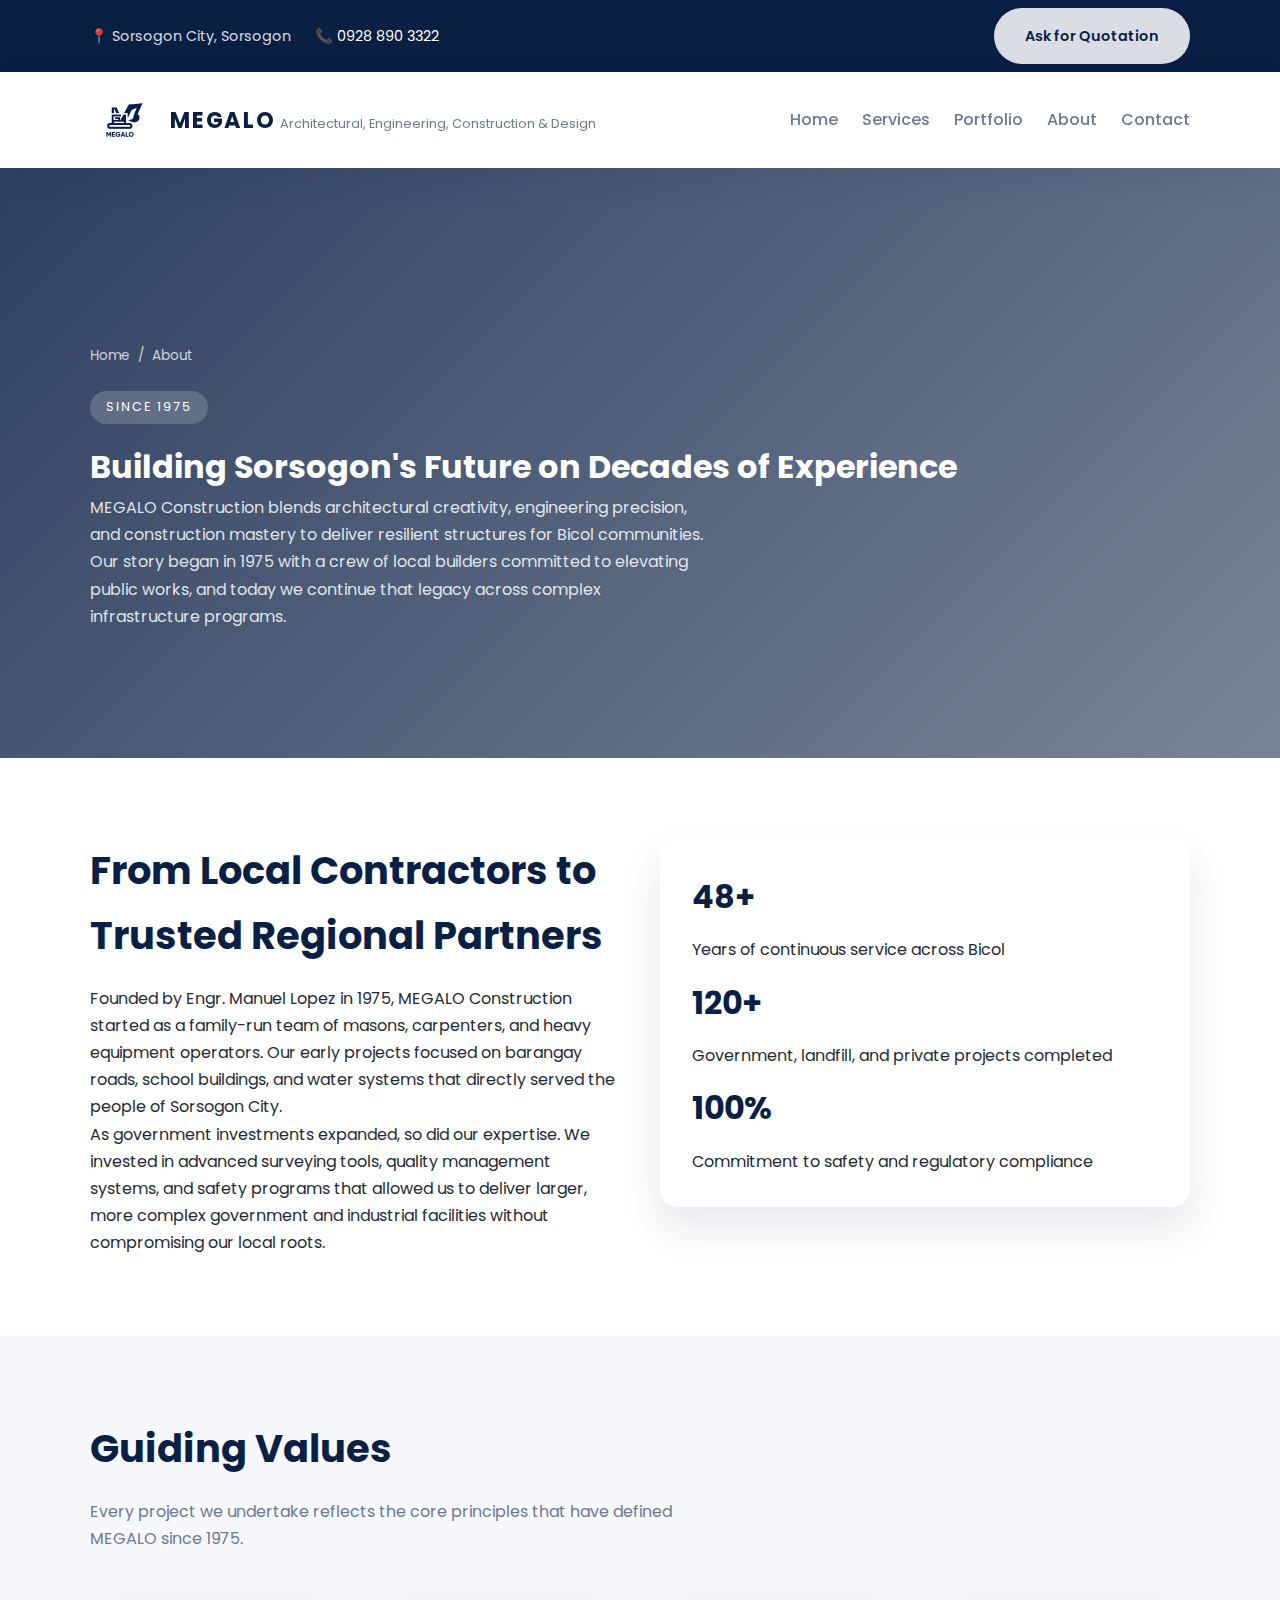
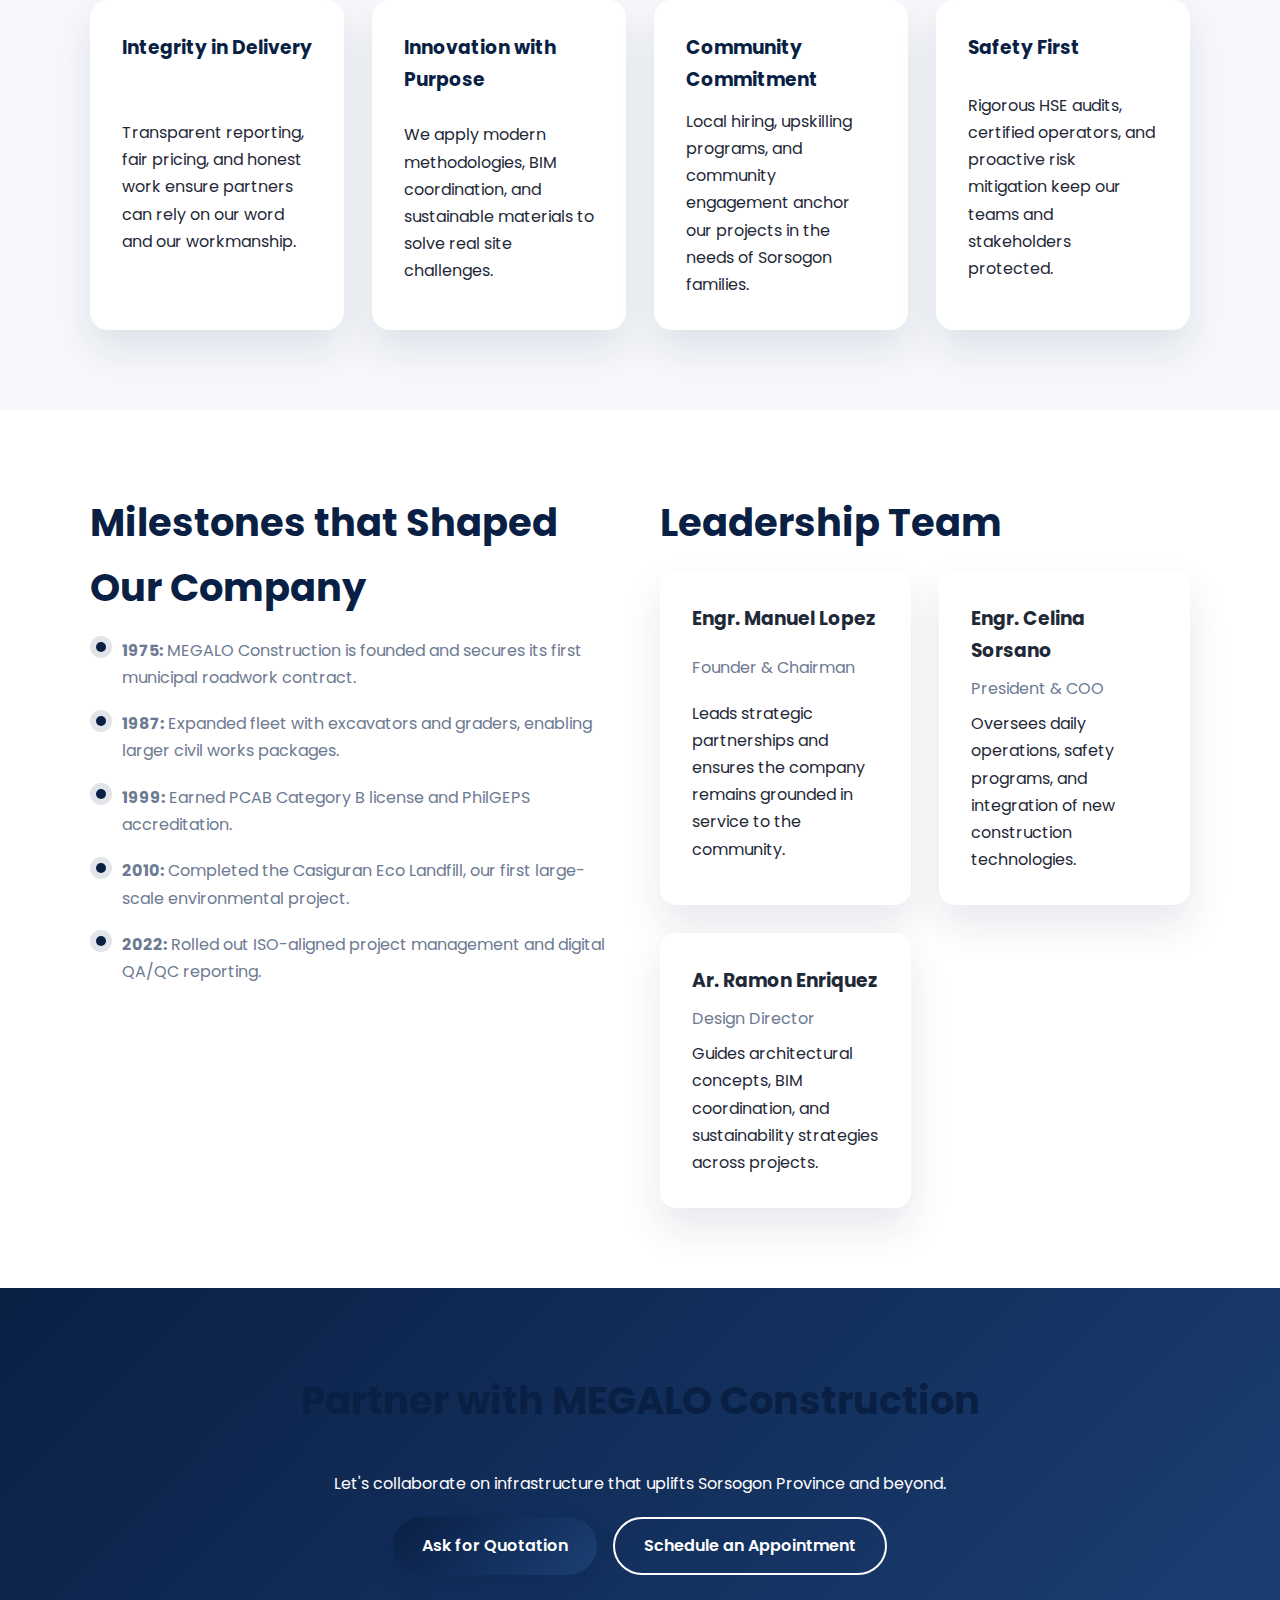
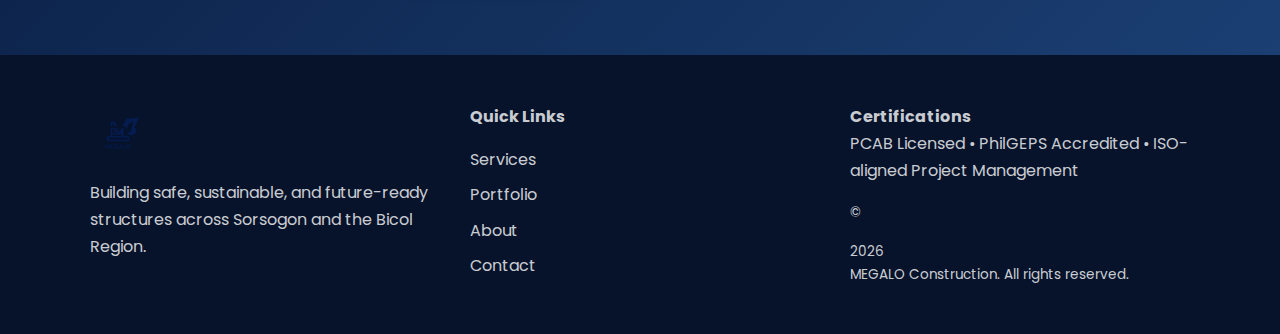
<file: about.html>
<!DOCTYPE html>
<html lang="en">
<head>
    <meta charset="UTF-8" />
    <meta name="viewport" content="width=device-width, initial-scale=1.0" />
    <meta name="description" content="Learn about MEGALO Construction, a Sorsogon City builder delivering government, landfill, and general construction projects since 1975." />
    <title>About MEGALO Construction | Builders Since 1975</title>
    <link rel="preconnect" href="https://fonts.googleapis.com" />
    <link rel="preconnect" href="https://fonts.gstatic.com" crossorigin />
    <link href="https://fonts.googleapis.com/css2?family=Poppins:wght@300;400;500;600;700&display=swap" rel="stylesheet" />
    <link rel="stylesheet" href="styles.css" />
</head>
<body>
    <header class="top-bar">
        <div class="container">
            <div class="top-bar__contact">
                <span>📍 Sorsogon City, Sorsogon</span>
                <a href="tel:09288903322">📞 0928 890 3322</a>
            </div>
            <div class="top-bar__cta">
                <a class="btn btn--light" href="contact.html">Ask for Quotation</a>
            </div>
        </div>
    </header>
    <nav class="nav">
        <div class="container nav__content">
            <div class="nav__brand">
                <img src="assets/megalo-logo.png" alt="MEGALO Construction logo" />
                <div>
                    <span class="nav__title">MEGALO</span>
                    <span class="nav__subtitle">Architectural, Engineering, Construction &amp; Design</span>
                </div>
            </div>
            <ul class="nav__links">
                <li><a href="index.html">Home</a></li>
                <li><a href="index.html#services">Services</a></li>
                <li><a href="portfolio.html">Portfolio</a></li>
                <li><a href="about.html">About</a></li>
                <li><a href="contact.html">Contact</a></li>
            </ul>
        </div>
    </nav>

    <section class="page-hero" style="background-image: url('https://images.unsplash.com/photo-1460472178825-e5240623afd5?auto=format&fit=crop&w=1600&q=80');">
        <div class="container page-hero__content">
            <nav class="breadcrumbs" aria-label="Breadcrumb">
                <a href="index.html">Home</a>
                <span>/</span>
                <span>About</span>
            </nav>
            <span class="page-hero__eyebrow">Since 1975</span>
            <h1>Building Sorsogon's Future on Decades of Experience</h1>
            <p>
                MEGALO Construction blends architectural creativity, engineering precision, and construction mastery to
                deliver resilient structures for Bicol communities. Our story began in 1975 with a crew of local builders committed
                to elevating public works, and today we continue that legacy across complex infrastructure programs.
            </p>
        </div>
    </section>

    <section class="section--white">
        <div class="container two-column">
            <div>
                <h2>From Local Contractors to Trusted Regional Partners</h2>
                <p>
                    Founded by Engr. Manuel Lopez in 1975, MEGALO Construction started as a family-run team of masons,
                    carpenters, and heavy equipment operators. Our early projects focused on barangay roads, school buildings,
                    and water systems that directly served the people of Sorsogon City.
                </p>
                <p>
                    As government investments expanded, so did our expertise. We invested in advanced surveying tools, quality
                    management systems, and safety programs that allowed us to deliver larger, more complex government and
                    industrial facilities without compromising our local roots.
                </p>
            </div>
            <div class="story__stat-card">
                <strong>48+</strong>
                <span>Years of continuous service across Bicol</span>
                <strong>120+</strong>
                <span>Government, landfill, and private projects completed</span>
                <strong>100%</strong>
                <span>Commitment to safety and regulatory compliance</span>
            </div>
        </div>
    </section>

    <section class="section--light">
        <div class="container">
            <h2>Guiding Values</h2>
            <p class="section-subtitle">Every project we undertake reflects the core principles that have defined MEGALO since 1975.</p>
            <div class="values-grid">
                <article class="value-card">
                    <h3>Integrity in Delivery</h3>
                    <p>Transparent reporting, fair pricing, and honest work ensure partners can rely on our word and our workmanship.</p>
                </article>
                <article class="value-card">
                    <h3>Innovation with Purpose</h3>
                    <p>We apply modern methodologies, BIM coordination, and sustainable materials to solve real site challenges.</p>
                </article>
                <article class="value-card">
                    <h3>Community Commitment</h3>
                    <p>Local hiring, upskilling programs, and community engagement anchor our projects in the needs of Sorsogon families.</p>
                </article>
                <article class="value-card">
                    <h3>Safety First</h3>
                    <p>Rigorous HSE audits, certified operators, and proactive risk mitigation keep our teams and stakeholders protected.</p>
                </article>
            </div>
        </div>
    </section>

    <section class="section--white">
        <div class="container two-column">
            <div>
                <h2>Milestones that Shaped Our Company</h2>
                <ol class="timeline">
                    <li><strong>1975:</strong> MEGALO Construction is founded and secures its first municipal roadwork contract.</li>
                    <li><strong>1987:</strong> Expanded fleet with excavators and graders, enabling larger civil works packages.</li>
                    <li><strong>1999:</strong> Earned PCAB Category B license and PhilGEPS accreditation.</li>
                    <li><strong>2010:</strong> Completed the Casiguran Eco Landfill, our first large-scale environmental project.</li>
                    <li><strong>2022:</strong> Rolled out ISO-aligned project management and digital QA/QC reporting.</li>
                </ol>
            </div>
            <div>
                <h2>Leadership Team</h2>
                <div class="team-grid">
                    <article class="team-card">
                        <h3>Engr. Manuel Lopez</h3>
                        <span>Founder &amp; Chairman</span>
                        <p>Leads strategic partnerships and ensures the company remains grounded in service to the community.</p>
                    </article>
                    <article class="team-card">
                        <h3>Engr. Celina Sorsano</h3>
                        <span>President &amp; COO</span>
                        <p>Oversees daily operations, safety programs, and integration of new construction technologies.</p>
                    </article>
                    <article class="team-card">
                        <h3>Ar. Ramon Enriquez</h3>
                        <span>Design Director</span>
                        <p>Guides architectural concepts, BIM coordination, and sustainability strategies across projects.</p>
                    </article>
                </div>
            </div>
        </div>
    </section>

    <section class="cta">
        <div class="container cta__content">
            <h2>Partner with MEGALO Construction</h2>
            <p>Let's collaborate on infrastructure that uplifts Sorsogon Province and beyond.</p>
            <div class="cta__actions">
                <a class="btn btn--primary" href="contact.html">Ask for Quotation</a>
                <a class="btn btn--outline" href="contact.html">Schedule an Appointment</a>
            </div>
        </div>
    </section>

    <footer class="footer">
        <div class="container footer__content">
            <div class="footer__brand">
                <img src="assets/megalo-logo.png" alt="MEGALO Construction" />
                <p>Building safe, sustainable, and future-ready structures across Sorsogon and the Bicol Region.</p>
            </div>
            <div class="footer__links">
                <h4>Quick Links</h4>
                <ul>
                    <li><a href="index.html#services">Services</a></li>
                    <li><a href="portfolio.html">Portfolio</a></li>
                    <li><a href="about.html">About</a></li>
                    <li><a href="contact.html">Contact</a></li>
                </ul>
            </div>
            <div class="footer__legal">
                <h4>Certifications</h4>
                <p>PCAB Licensed • PhilGEPS Accredited • ISO-aligned Project Management</p>
                <span>&copy; <span id="year"></span> MEGALO Construction. All rights reserved.</span>
            </div>
        </div>
    </footer>

    <script>
        document.getElementById('year').textContent = new Date().getFullYear();
    </script>
</body>
</html>
</file>
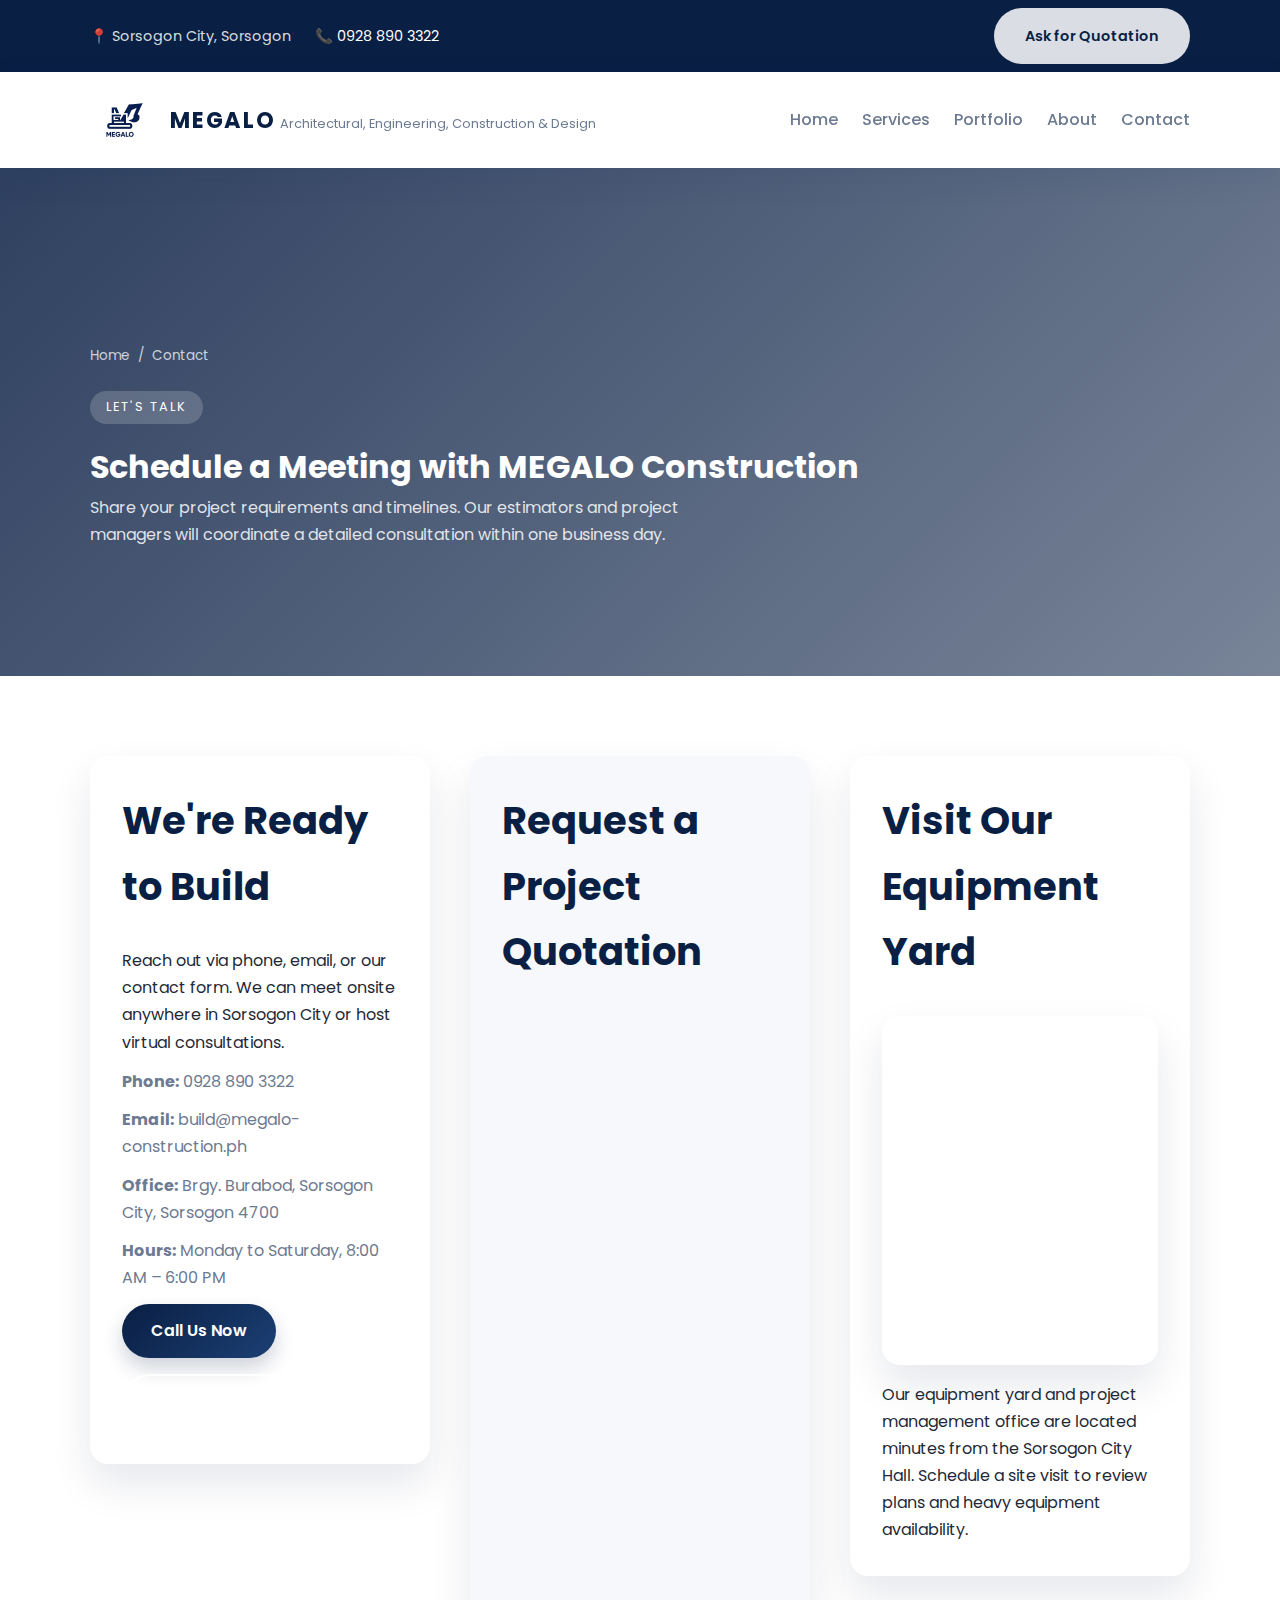
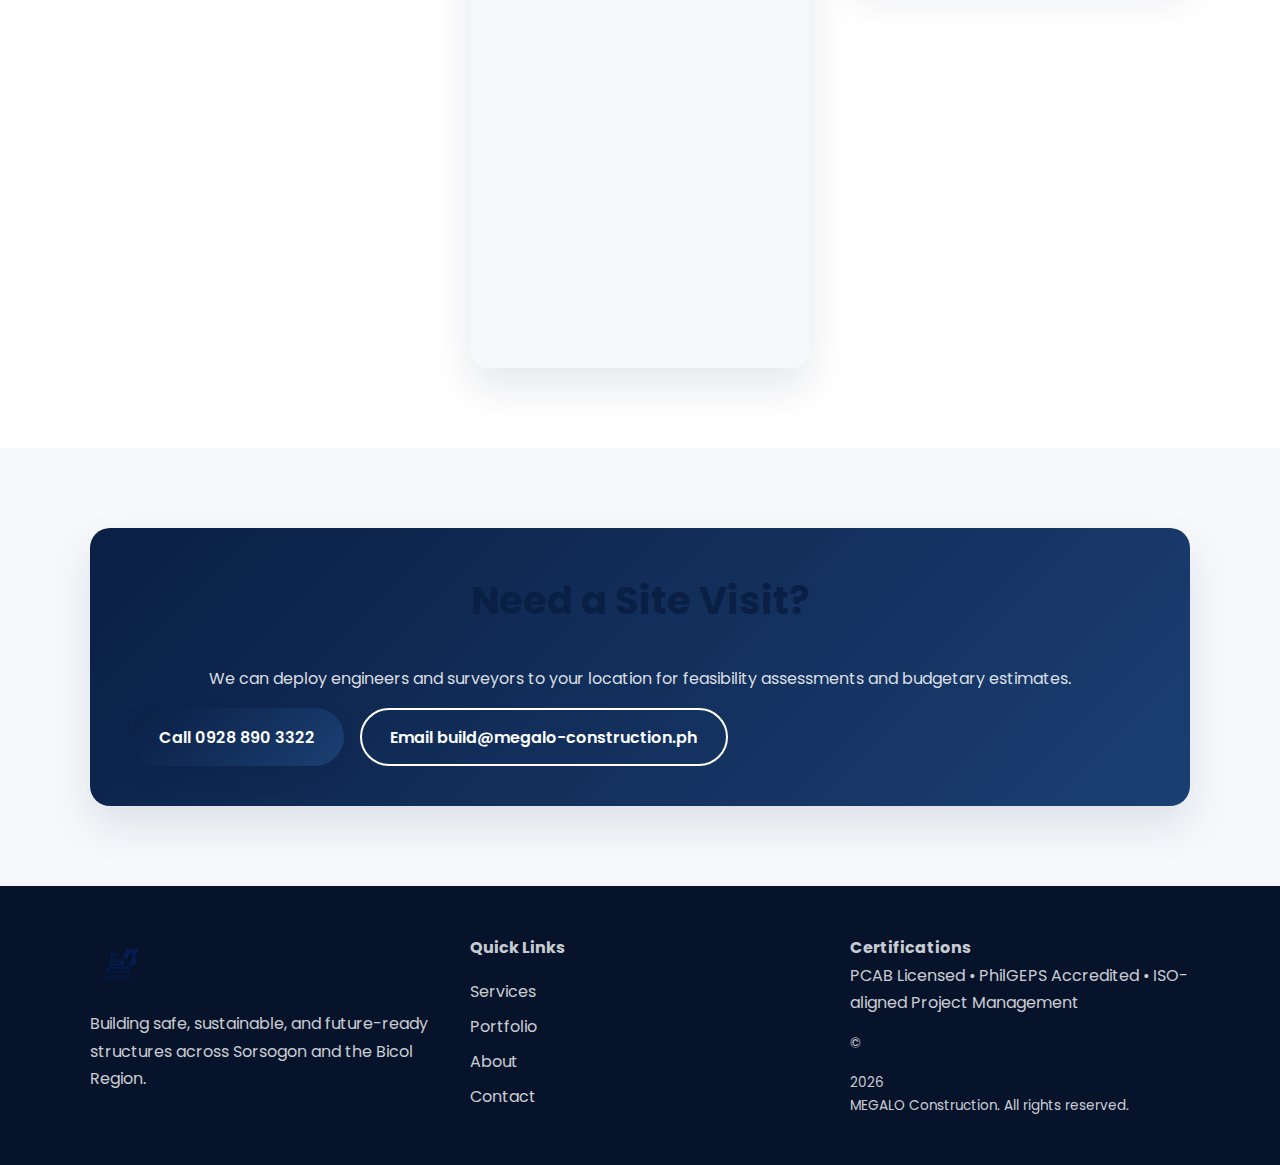
<file: contact.html>
<!DOCTYPE html>
<html lang="en">
<head>
    <meta charset="UTF-8" />
    <meta name="viewport" content="width=device-width, initial-scale=1.0" />
    <meta name="description" content="Connect with MEGALO Construction in Sorsogon City for quotations, site visits, and project consultations." />
    <title>Contact MEGALO Construction | Schedule a Consultation</title>
    <link rel="preconnect" href="https://fonts.googleapis.com" />
    <link rel="preconnect" href="https://fonts.gstatic.com" crossorigin />
    <link href="https://fonts.googleapis.com/css2?family=Poppins:wght@300;400;500;600;700&display=swap" rel="stylesheet" />
    <link rel="stylesheet" href="styles.css" />
</head>
<body>
    <header class="top-bar">
        <div class="container">
            <div class="top-bar__contact">
                <span>📍 Sorsogon City, Sorsogon</span>
                <a href="tel:09288903322">📞 0928 890 3322</a>
            </div>
            <div class="top-bar__cta">
                <a class="btn btn--light" href="contact.html">Ask for Quotation</a>
            </div>
        </div>
    </header>
    <nav class="nav">
        <div class="container nav__content">
            <div class="nav__brand">
                <img src="assets/megalo-logo.png" alt="MEGALO Construction logo" />
                <div>
                    <span class="nav__title">MEGALO</span>
                    <span class="nav__subtitle">Architectural, Engineering, Construction &amp; Design</span>
                </div>
            </div>
            <ul class="nav__links">
                <li><a href="index.html">Home</a></li>
                <li><a href="index.html#services">Services</a></li>
                <li><a href="portfolio.html">Portfolio</a></li>
                <li><a href="about.html">About</a></li>
                <li><a href="contact.html">Contact</a></li>
            </ul>
        </div>
    </nav>

    <section class="page-hero" style="background-image: url('https://images.unsplash.com/photo-1509391366360-2e959784a276?auto=format&fit=crop&w=1600&q=80');">
        <div class="container page-hero__content">
            <nav class="breadcrumbs" aria-label="Breadcrumb">
                <a href="index.html">Home</a>
                <span>/</span>
                <span>Contact</span>
            </nav>
            <span class="page-hero__eyebrow">Let's Talk</span>
            <h1>Schedule a Meeting with MEGALO Construction</h1>
            <p>
                Share your project requirements and timelines. Our estimators and project managers will coordinate a detailed
                consultation within one business day.
            </p>
        </div>
    </section>

    <section class="section--white">
        <div class="container contact-page__grid">
            <div class="contact-page__panel contact-page__cta">
                <h2>We're Ready to Build</h2>
                <p>Reach out via phone, email, or our contact form. We can meet onsite anywhere in Sorsogon City or host virtual consultations.</p>
                <ul>
                    <li><strong>Phone:</strong> <a href="tel:09288903322">0928 890 3322</a></li>
                    <li><strong>Email:</strong> <a href="mailto:build@megalo-construction.ph">build@megalo-construction.ph</a></li>
                    <li><strong>Office:</strong> Brgy. Burabod, Sorsogon City, Sorsogon 4700</li>
                    <li><strong>Hours:</strong> Monday to Saturday, 8:00 AM – 6:00 PM</li>
                </ul>
                <div class="cta__actions">
                    <a class="btn btn--primary" href="tel:09288903322">Call Us Now</a>
                    <a class="btn btn--outline" href="mailto:build@megalo-construction.ph">Email the Team</a>
                </div>
            </div>

<div class="contact__form contact-page__panel">
  <h2>Request a Project Quotation</h2>
  <iframe
    src="https://kofi-crm.netlify.app/forms/public.html?id=0f6919db-547b-43e3-bd86-a7965af5f9c5"
    width="100%"
    height="900"
    frameborder="0"
    style="border-radius: 12px; margin-top: 1rem;"
  ></iframe>
</div>

            <div class="contact-page__panel">
                <h2>Visit Our Equipment Yard</h2>
                <div class="map-frame">
                    <iframe src="https://www.google.com/maps/embed?pb=!1m18!1m12!1m3!1d62849.004901984766!2d123.975817!3d12.988459!2m3!1f0!2f0!3f0!3m2!1i1024!2i768!4f13.1!3m3!1m2!1s0x33a91c784fb8c2f3%3A0xb63db33f41a12c90!2sSorsogon%20City%2C%20Sorsogon!5e0!3m2!1sen!2sph!4v1700000000000!5m2!1sen!2sph" allowfullscreen="" loading="lazy" referrerpolicy="no-referrer-when-downgrade" title="MEGALO Construction location"></iframe>
                </div>
                <p>Our equipment yard and project management office are located minutes from the Sorsogon City Hall. Schedule a site visit to review plans and heavy equipment availability.</p>
            </div>
        </div>
    </section>

    <section class="section--light">
        <div class="container">
            <div class="page-cta">
                <h2>Need a Site Visit?</h2>
                <p>We can deploy engineers and surveyors to your location for feasibility assessments and budgetary estimates.</p>
                <div class="cta__actions">
                    <a class="btn btn--primary" href="tel:09288903322">Call 0928 890 3322</a>
                    <a class="btn btn--outline" href="mailto:build@megalo-construction.ph">Email build@megalo-construction.ph</a>
                </div>
            </div>
        </div>
    </section>

    <footer class="footer">
        <div class="container footer__content">
            <div class="footer__brand">
                <img src="assets/megalo-logo.png" alt="MEGALO Construction" />
                <p>Building safe, sustainable, and future-ready structures across Sorsogon and the Bicol Region.</p>
            </div>
            <div class="footer__links">
                <h4>Quick Links</h4>
                <ul>
                    <li><a href="index.html#services">Services</a></li>
                    <li><a href="portfolio.html">Portfolio</a></li>
                    <li><a href="about.html">About</a></li>
                    <li><a href="contact.html">Contact</a></li>
                </ul>
            </div>
            <div class="footer__legal">
                <h4>Certifications</h4>
                <p>PCAB Licensed • PhilGEPS Accredited • ISO-aligned Project Management</p>
                <span>&copy; <span id="year"></span> MEGALO Construction. All rights reserved.</span>
            </div>
        </div>
    </footer>

    <script>
        document.getElementById('year').textContent = new Date().getFullYear();
    </script>
</body>
</html>
</file>
<file: styles.css>
:root {
    --blue: #0a1f44;
    --blue-light: #1b3f73;
    --white: #ffffff;
    --gray-100: #f6f8fb;
    --gray-300: #cfd6e3;
    --gray-600: #6c7a92;
    --gray-900: #1f2937;
    --shadow-soft: 0 20px 40px rgba(10, 31, 68, 0.1);
    font-size: 16px;
}

* {
    box-sizing: border-box;
    margin: 0;
    padding: 0;
}

body {
    font-family: 'Poppins', sans-serif;
    color: var(--gray-900);
    background-color: var(--white);
    line-height: 1.7;
}

a {
    color: inherit;
    text-decoration: none;
}

a:hover {
    color: var(--blue-light);
}

img {
    max-width: 100%;
    display: block;
}

.container {
    width: min(1100px, 92vw);
    margin: 0 auto;
}

.btn {
    display: inline-flex;
    align-items: center;
    justify-content: center;
    padding: 0.85rem 1.8rem;
    border-radius: 999px;
    font-weight: 600;
    transition: transform 0.2s ease, box-shadow 0.2s ease, background-color 0.2s ease, color 0.2s ease;
}

.btn--primary {
    background: linear-gradient(135deg, var(--blue), var(--blue-light));
    color: var(--white);
    box-shadow: 0 10px 20px rgba(10, 31, 68, 0.2);
}

.btn--primary:hover {
    transform: translateY(-2px);
    box-shadow: 0 14px 28px rgba(10, 31, 68, 0.25);
}

.btn--outline {
    border: 2px solid var(--white);
    color: var(--white);
    background: transparent;
}

.btn--outline:hover {
    background: rgba(255, 255, 255, 0.12);
    transform: translateY(-2px);
}

.btn--light {
    background: rgba(255, 255, 255, 0.85);
    color: var(--blue);
    border: 2px solid transparent;
}

.btn--light:hover {
    border-color: rgba(255, 255, 255, 0.6);
}

header.top-bar {
    background: var(--blue);
    color: rgba(255, 255, 255, 0.85);
    font-size: 0.9rem;
}

.top-bar .container {
    display: flex;
    justify-content: space-between;
    align-items: center;
    padding: 0.5rem 0;
}

.top-bar__contact {
    display: flex;
    gap: 1.5rem;
    align-items: center;
}

.top-bar__contact a {
    color: var(--white);
}

.nav {
    background: var(--white);
    box-shadow: 0 10px 30px rgba(15, 45, 92, 0.08);
    position: sticky;
    top: 0;
    z-index: 10;
}

.nav__content {
    display: flex;
    align-items: center;
    justify-content: space-between;
    padding: 1rem 0;
}

.nav__brand {
    display: flex;
    align-items: center;
    gap: 1rem;
}

.nav__brand img {
    width: 64px;
    height: auto;
}

.nav__title {
    font-weight: 700;
    font-size: 1.4rem;
    letter-spacing: 0.08em;
    color: var(--blue);
}

.nav__subtitle {
    font-size: 0.8rem;
    color: var(--gray-600);
}

.nav__links {
    display: flex;
    gap: 1.5rem;
    list-style: none;
    font-weight: 500;
}

.nav__links a {
    color: var(--gray-600);
    transition: color 0.2s ease;
}

.nav__links a:hover {
    color: var(--blue);
}

.hero {
    position: relative;
    background-image: url('https://scontent.fmnl3-2.fna.fbcdn.net/v/t39.30808-6/468509310_562571733173651_7708003174817181313_n.jpg?_nc_cat=100&ccb=1-7&_nc_sid=127cfc&_nc_ohc=l3rb-Afa61cQ7kNvwGLFrMO&_nc_oc=AdmSJ6oL1FvV281Q3boiHo3q4cT0hyd_iJn-AUvOUOvxS3BK-o8B7uqVsrr12xoWn3Q&_nc_zt=23&_nc_ht=scontent.fmnl3-2.fna&_nc_gid=0_lauSMlzux1QH1XUhJYew&oh=00_Affk07b5mVJQ4_dJuoTd2ozbJzU6j63_ZSwXUsRGD6iYQw&oe=68FB0109');
    background-size: cover;
    background-position: center;
    color: var(--white);
    min-height: 80vh;
    display: flex;
    align-items: center;
}

.hero__overlay {
    position: absolute;
    inset: 0;
    background: linear-gradient(135deg, rgba(10, 31, 68, 0.85), rgba(10, 31, 68, 0.45));
}

.hero__content {
    position: relative;
    padding: 7rem 0 6rem;
    text-align: left;
}

.hero__badge {
    display: inline-block;
    background: rgba(255, 255, 255, 0.2);
    padding: 0.4rem 1.1rem;
    border-radius: 999px;
    font-size: 0.85rem;
    letter-spacing: 0.12em;
    text-transform: uppercase;
    margin-bottom: 1rem;
}

.hero h1 {
    font-size: clamp(2.5rem, 5vw, 3.5rem);
    font-weight: 600;
    margin-bottom: 1.5rem;
}

.hero p {
    max-width: 640px;
    margin-bottom: 2rem;
    font-size: 1.05rem;
    color: rgba(255, 255, 255, 0.85);
}

.hero__actions {
    display: flex;
    gap: 1rem;
    margin-bottom: 3rem;
    flex-wrap: wrap;
}

.hero__stats {
    display: flex;
    gap: 2.5rem;
    flex-wrap: wrap;
}

.hero__number {
    font-size: 2.4rem;
    font-weight: 600;
}

.hero__label {
    display: block;
    font-size: 0.9rem;
    color: rgba(255, 255, 255, 0.7);
}

.page-hero {
    position: relative;
    background-size: cover;
    background-position: center;
    color: var(--white);
    display: flex;
    align-items: flex-end;
    min-height: 45vh;
}

.page-hero::before {
    content: '';
    position: absolute;
    inset: 0;
    background: linear-gradient(135deg, rgba(10, 31, 68, 0.85), rgba(10, 31, 68, 0.55));
}

.page-hero__content {
    position: relative;
    padding: 6rem 0 3rem;
}

.page-hero__eyebrow {
    display: inline-block;
    padding: 0.35rem 1rem;
    border-radius: 999px;
    background: rgba(255, 255, 255, 0.18);
    font-size: 0.8rem;
    letter-spacing: 0.16em;
    text-transform: uppercase;
    margin-bottom: 1rem;
}

.breadcrumbs {
    display: flex;
    gap: 0.5rem;
    font-size: 0.85rem;
    margin-bottom: 1.5rem;
    color: rgba(255, 255, 255, 0.75);
}

.breadcrumbs a {
    color: inherit;
}

.page-hero p {
    max-width: 620px;
    color: rgba(255, 255, 255, 0.85);
}

section {
    padding: 5rem 0;
}

section h2 {
    font-size: clamp(2rem, 3vw, 2.5rem);
    margin-bottom: 1rem;
    color: var(--blue);
}

.section-subtitle {
    font-size: 1rem;
    color: var(--gray-600);
    max-width: 640px;
    margin-bottom: 3rem;
}

.section--light {
    background: var(--gray-100);
}

.section--white {
    background: var(--white);
}

.two-column {
    display: grid;
    grid-template-columns: repeat(auto-fit, minmax(280px, 1fr));
    gap: 2.5rem;
    align-items: start;
}

.story__stat-card {
    background: var(--white);
    padding: 2rem;
    border-radius: 18px;
    box-shadow: var(--shadow-soft);
    display: grid;
    gap: 0.75rem;
}

.story__stat-card strong {
    font-size: 2rem;
    color: var(--blue);
}

.values-grid {
    display: grid;
    grid-template-columns: repeat(auto-fit, minmax(240px, 1fr));
    gap: 1.75rem;
}

.value-card {
    background: var(--white);
    padding: 2rem;
    border-radius: 18px;
    box-shadow: var(--shadow-soft);
    display: grid;
    gap: 0.75rem;
}

.value-card h3 {
    color: var(--blue);
}

.timeline {
    list-style: none;
    display: grid;
    gap: 1.2rem;
    color: var(--gray-600);
}

.timeline li {
    position: relative;
    padding-left: 2rem;
}

.timeline li::before {
    content: '';
    position: absolute;
    left: 0.4rem;
    top: 0.35rem;
    width: 10px;
    height: 10px;
    border-radius: 50%;
    background: var(--blue);
    box-shadow: 0 0 0 6px rgba(10, 31, 68, 0.12);
}

.team-grid {
    display: grid;
    grid-template-columns: repeat(auto-fit, minmax(220px, 1fr));
    gap: 1.75rem;
}

.team-card {
    background: var(--white);
    padding: 2rem;
    border-radius: 16px;
    box-shadow: var(--shadow-soft);
    display: grid;
    gap: 0.5rem;
}

.team-card span {
    color: var(--gray-600);
}

.portfolio-page__intro {
    text-align: center;
    margin-bottom: 3rem;
}

.portfolio-section {
    margin-bottom: 4rem;
}

.portfolio-section:last-of-type {
    margin-bottom: 0;
}

.portfolio-section h3 {
    color: var(--blue);
    margin-bottom: 1.5rem;
}

.portfolio-section .section-subtitle {
    margin-bottom: 2rem;
}

.case-study {
    background: var(--white);
    padding: 2rem;
    border-radius: 18px;
    box-shadow: var(--shadow-soft);
    display: grid;
    gap: 0.75rem;
    text-align: left;
}

.case-study strong {
    color: var(--blue);
}

.contact-page__grid {
    display: grid;
    grid-template-columns: repeat(auto-fit, minmax(280px, 1fr));
    gap: 2.5rem;
    align-items: start;
}

.contact-page__panel {
    background: var(--white);
    padding: 2rem;
    border-radius: 18px;
    box-shadow: var(--shadow-soft);
    display: grid;
    gap: 1rem;
}

.contact-page__panel ul {
    list-style: none;
    display: grid;
    gap: 0.7rem;
    color: var(--gray-600);
}

.map-frame {
    border-radius: 18px;
    overflow: hidden;
    box-shadow: var(--shadow-soft);
}

.map-frame iframe {
    width: 100%;
    min-height: 340px;
    border: 0;
}

.contact-page__cta {
    display: grid;
    gap: 0.75rem;
}

.page-cta {
    background: linear-gradient(135deg, var(--blue), var(--blue-light));
    color: var(--white);
    border-radius: 20px;
    padding: 2.5rem;
    box-shadow: var(--shadow-soft);
    text-align: center;
    display: grid;
    gap: 1rem;
}

.page-cta p {
    color: rgba(255, 255, 255, 0.85);
}

.trust {
    background: var(--gray-100);
}

.trust__content {
    display: grid;
    grid-template-columns: repeat(auto-fit, minmax(280px, 1fr));
    gap: 3rem;
    align-items: center;
}

.trust__list {
    list-style: none;
    margin-top: 1.5rem;
    display: grid;
    gap: 0.75rem;
    color: var(--gray-600);
}

.trust__image {
    border-radius: 18px;
    overflow: hidden;
    box-shadow: var(--shadow-soft);
}

.services {
    background: var(--white);
}

.services__grid {
    display: grid;
    grid-template-columns: repeat(auto-fit, minmax(230px, 1fr));
    gap: 1.75rem;
}

.service-card {
    background: var(--gray-100);
    padding: 2rem;
    border-radius: 16px;
    box-shadow: var(--shadow-soft);
    transition: transform 0.2s ease, box-shadow 0.2s ease;
}

.service-card:hover {
    transform: translateY(-6px);
    box-shadow: 0 25px 45px rgba(10, 31, 68, 0.15);
}

.service-card h3 {
    color: var(--blue);
    margin-bottom: 1rem;
}

.service-card p {
    color: var(--gray-600);
}

.portfolio {
    background: var(--gray-100);
}

.portfolio__grid {
    display: grid;
    grid-template-columns: repeat(auto-fit, minmax(280px, 1fr));
    gap: 2rem;
}

.portfolio-card {
    background: var(--white);
    border-radius: 18px;
    overflow: hidden;
    box-shadow: var(--shadow-soft);
    display: flex;
    flex-direction: column;
}

.portfolio-card__content {
    padding: 1.75rem;
}

.portfolio-card__content h3 {
    color: var(--blue);
    margin-bottom: 0.75rem;
}

.portfolio-card__content p {
    color: var(--gray-600);
}

.process__content {
    display: grid;
    grid-template-columns: repeat(auto-fit, minmax(280px, 1fr));
    gap: 3rem;
    align-items: center;
}

.process__steps {
    margin-top: 1.5rem;
    display: grid;
    gap: 1rem;
    color: var(--gray-600);
}

.process__image {
    border-radius: 18px;
    overflow: hidden;
    box-shadow: var(--shadow-soft);
}

.cta {
    background: linear-gradient(135deg, var(--blue), var(--blue-light));
    color: var(--white);
    text-align: center;
}

.cta__content {
    display: grid;
    gap: 1.25rem;
    justify-items: center;
}

.cta__actions {
    display: flex;
    gap: 1rem;
    flex-wrap: wrap;
}

.contact {
    background: var(--white);
}

.contact__content {
    display: grid;
    grid-template-columns: repeat(auto-fit, minmax(280px, 1fr));
    gap: 3rem;
    align-items: start;
}

.contact__info ul {
    list-style: none;
    margin-top: 1.5rem;
    display: grid;
    gap: 0.8rem;
    color: var(--gray-600);
}

.contact__form {
    background: var(--gray-100);
    padding: 2rem;
    border-radius: 18px;
    box-shadow: var(--shadow-soft);
    display: grid;
    gap: 1.2rem;
}

.form-group {
    display: grid;
    gap: 0.4rem;
}

label {
    font-weight: 500;
    color: var(--blue);
}

input,
textarea {
    padding: 0.8rem 1rem;
    border: 1px solid var(--gray-300);
    border-radius: 12px;
    font: inherit;
    transition: border-color 0.2s ease, box-shadow 0.2s ease;
}

input:focus,
textarea:focus {
    outline: none;
    border-color: var(--blue);
    box-shadow: 0 0 0 3px rgba(15, 45, 92, 0.15);
}

.footer {
    background: #06132b;
    color: rgba(255, 255, 255, 0.8);
    padding: 3rem 0;
}

.footer__content {
    display: grid;
    grid-template-columns: repeat(auto-fit, minmax(220px, 1fr));
    gap: 2.5rem;
}

.footer__brand img {
    width: 60px;
    margin-bottom: 1rem;
}

.footer__links ul {
    list-style: none;
    margin-top: 1rem;
    display: grid;
    gap: 0.5rem;
}

.footer__links a {
    color: rgba(255, 255, 255, 0.8);
}

.footer__links a:hover {
    color: var(--white);
}

.footer__legal span {
    display: block;
    margin-top: 1rem;
    font-size: 0.85rem;
}

@media (max-width: 768px) {
    .nav__links {
        display: none;
    }

    .hero__stats {
        gap: 1.5rem;
    }

    header.top-bar {
        display: none;
    }

    .hero__content {
        padding: 6rem 0 4rem;
    }

    .page-hero {
        min-height: auto;
    }

    .page-hero__content {
        padding: 5rem 0 3rem;
    }

    .two-column {
        gap: 2rem;
    }

    section {
        padding: 4rem 0;
    }
}

@media (max-width: 480px) {
    .hero__actions {
        flex-direction: column;
    }

    .btn {
        width: 100%;
    }
}
</file>
